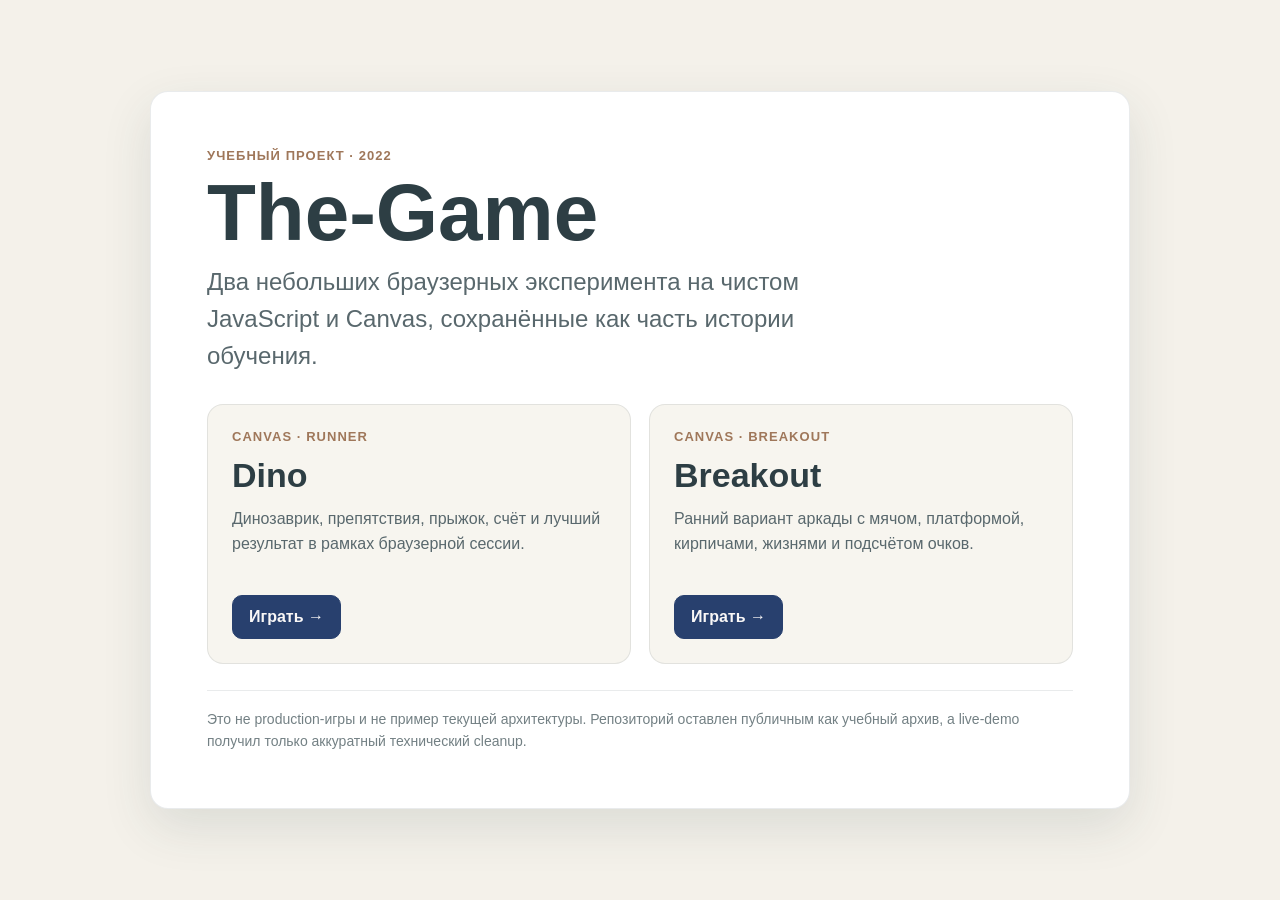
<file: index.html>
<!DOCTYPE html>
<html lang="ru">
<head>
    <meta charset="UTF-8">
    <meta name="viewport" content="width=device-width, initial-scale=1.0">
    <meta name="description" content="The-Game — архив двух учебных браузерных игр на JavaScript и Canvas.">
    <title>The-Game — учебные браузерные эксперименты</title>
    <link rel="stylesheet" href="style.css">
</head>
<body class="game-hub-body">
    <main class="game-hub">
        <span class="game-hub__eyebrow">Учебный проект · 2022</span>
        <h1>The-Game</h1>
        <p class="game-hub__lead">
            Два небольших браузерных эксперимента на чистом JavaScript и Canvas,
            сохранённые как часть истории обучения.
        </p>

        <div class="game-hub__grid">
            <article class="game-card">
                <span class="game-card__tag">Canvas · runner</span>
                <h2>Dino</h2>
                <p>Динозаврик, препятствия, прыжок, счёт и лучший результат в рамках браузерной сессии.</p>
                <a class="game-card__action" href="dino.html">Играть →</a>
            </article>

            <article class="game-card">
                <span class="game-card__tag">Canvas · breakout</span>
                <h2>Breakout</h2>
                <p>Ранний вариант аркады с мячом, платформой, кирпичами, жизнями и подсчётом очков.</p>
                <a class="game-card__action" href="breakout.html">Играть →</a>
            </article>
        </div>

        <p class="game-hub__note">
            Это не production-игры и не пример текущей архитектуры. Репозиторий оставлен публичным как учебный архив,
            а live-demo получил только аккуратный технический cleanup.
        </p>
    </main>
</body>
</html>
</file>
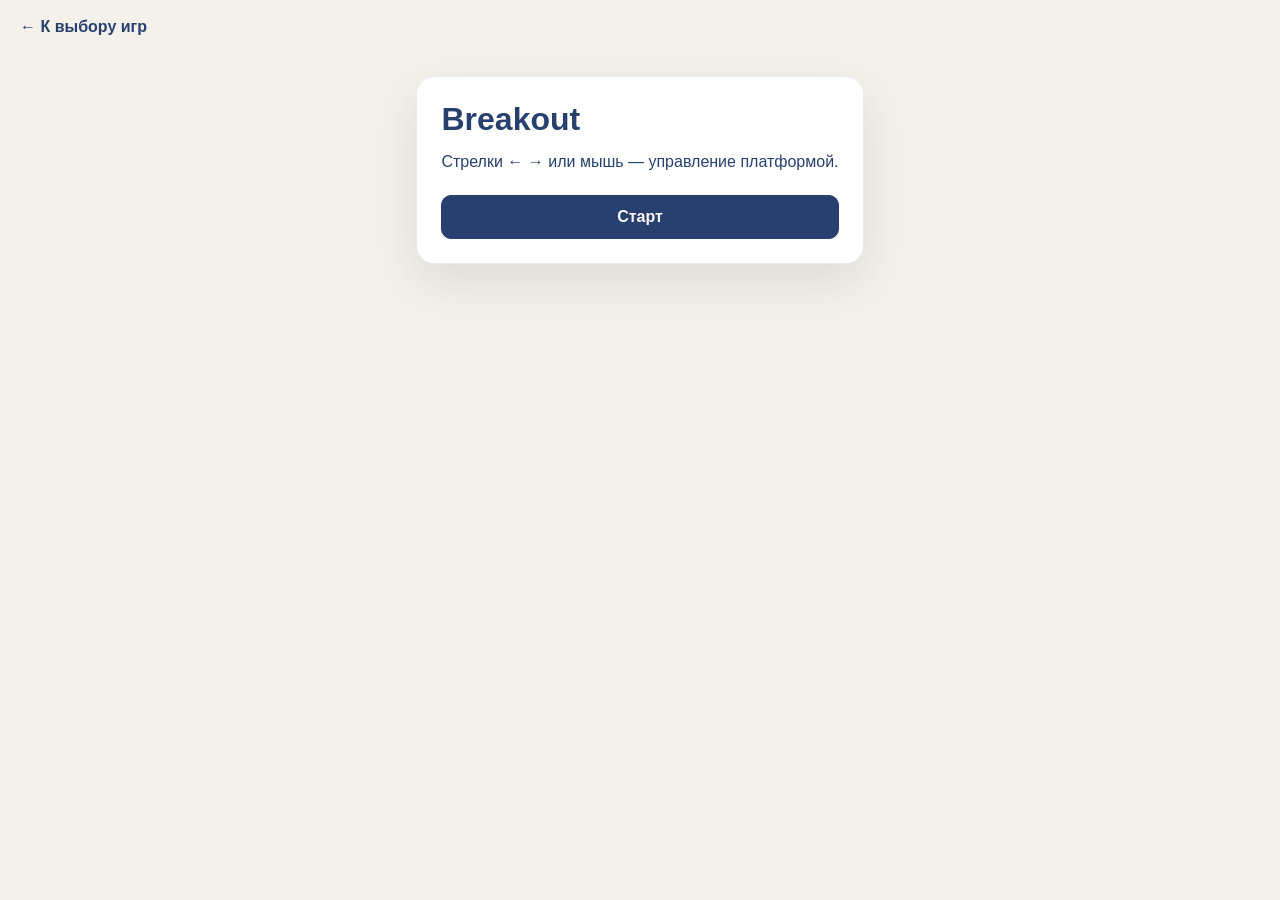
<file: breakout.html>
<!DOCTYPE html>
<html lang="ru">
<head>
    <meta charset="UTF-8">
    <meta name="viewport" content="width=device-width, initial-scale=1.0">
    <title>Breakout — The-Game</title>
    <link rel="stylesheet" href="style.css">
</head>
<body>
    <a class="game-back" href="index.html">← К выбору игр</a>
    <main class="active breakout-start">
        <h1>Breakout</h1>
        <p>Стрелки ← → или мышь — управление платформой.</p>
        <button id="breakout-start">Старт</button>
    </main>
    <canvas id="myCanvas" class="breakout-canvas" width="480" height="320"></canvas>
    <script src="game.js"></script>
</body>
</html>
</file>
<file: style.css>
html {
    overflow-x: hidden;
}

* {
    box-sizing: border-box;
    padding: 0;
    margin: 0;
}

body {
    min-height: 100vh;
    display: flex;
    justify-content: center;
    align-items: flex-start;
    gap: 16px;
    padding: 20px;
    background: #f4f1ea;
    font-family: Arial, Helvetica, sans-serif;
    color: #2D3E44;
}

canvas {
    background-color: #eee;
    display: none;
    margin: 56px auto 0;
    max-width: min(100%, 960px);
    background-image: url(img/bg.jpg);
    background-repeat: no-repeat;
    background-size: cover;
    border-radius: 18px;
    box-shadow: 0 18px 50px rgba(45, 62, 68, 0.18);
}

canvas.active {
    display: block;
}

img {
    display: none;
}

main {
    margin: 56px auto 0;
    padding: 24px;
    display: none;
    flex-direction: column;
    justify-content: center;
    gap: 12px;
    background: #ffffff;
    color: #28406E;
    border: 1px solid rgba(45, 62, 68, 0.1);
    border-radius: 18px;
    box-shadow: 0 18px 50px rgba(45, 62, 68, 0.12);
}

main.active {
    display: flex;
}

button,
.game-card__action {
    cursor: pointer;
    margin-top: 8px;
    padding: 12px 16px;
    background: #28406E;
    border: 1px solid #28406E;
    border-radius: 10px;
    color: #F9F7F7;
    font-weight: 600;
    font-size: 16px;
    text-decoration: none;
    transition: transform .2s ease, background .2s ease;
}

button:hover,
.game-card__action:hover {
    background: #1e3155;
    transform: translateY(-1px);
}

.loss {
    margin: 56px auto 0;
    padding: 24px;
    display: flex;
    flex-direction: column;
    gap: 12px;
    justify-content: center;
    background: #fff;
    color: #28406E;
    border-radius: 18px;
    box-shadow: 0 18px 50px rgba(45, 62, 68, 0.12);
}

p {
    line-height: 1.55;
}

.game-back {
    position: fixed;
    top: 18px;
    left: 20px;
    z-index: 10;
    color: #28406E;
    text-decoration: none;
    font-weight: 700;
}

.game-hub-body {
    align-items: center;
}

.game-hub {
    display: flex;
    width: min(980px, 100%);
    margin: 20px auto;
    padding: clamp(24px, 5vw, 56px);
    background: #fff;
}

.game-hub__eyebrow,
.game-card__tag {
    color: #9F775A;
    font-size: 13px;
    font-weight: 700;
    letter-spacing: .08em;
    text-transform: uppercase;
}

.game-hub h1 {
    font-size: clamp(42px, 8vw, 80px);
    line-height: .95;
    color: #2D3E44;
}

.game-hub__lead {
    max-width: 700px;
    font-size: clamp(18px, 2.5vw, 24px);
    color: #59686d;
}

.game-hub__grid {
    display: grid;
    grid-template-columns: repeat(2, minmax(0, 1fr));
    gap: 18px;
    margin-top: 18px;
}

.game-card {
    display: flex;
    flex-direction: column;
    gap: 12px;
    padding: 24px;
    min-height: 260px;
    background: #f7f5ef;
    border: 1px solid rgba(45, 62, 68, 0.1);
    border-radius: 16px;
}

.game-card h2 {
    font-size: 34px;
    color: #2D3E44;
}

.game-card p {
    flex: 1;
    color: #59686d;
}

.game-card__action {
    align-self: flex-start;
}

.game-hub__note {
    margin-top: 14px;
    padding-top: 18px;
    border-top: 1px solid rgba(45, 62, 68, 0.1);
    color: #738084;
    font-size: 14px;
}

.breakout-canvas {
    width: min(92vw, 720px);
    height: auto;
}

@media (max-width: 720px) {
    body {
        padding: 14px;
    }

    .game-hub__grid {
        grid-template-columns: 1fr;
    }

    .game-card {
        min-height: 220px;
    }

    canvas {
        margin-top: 64px;
    }
}
</file>
